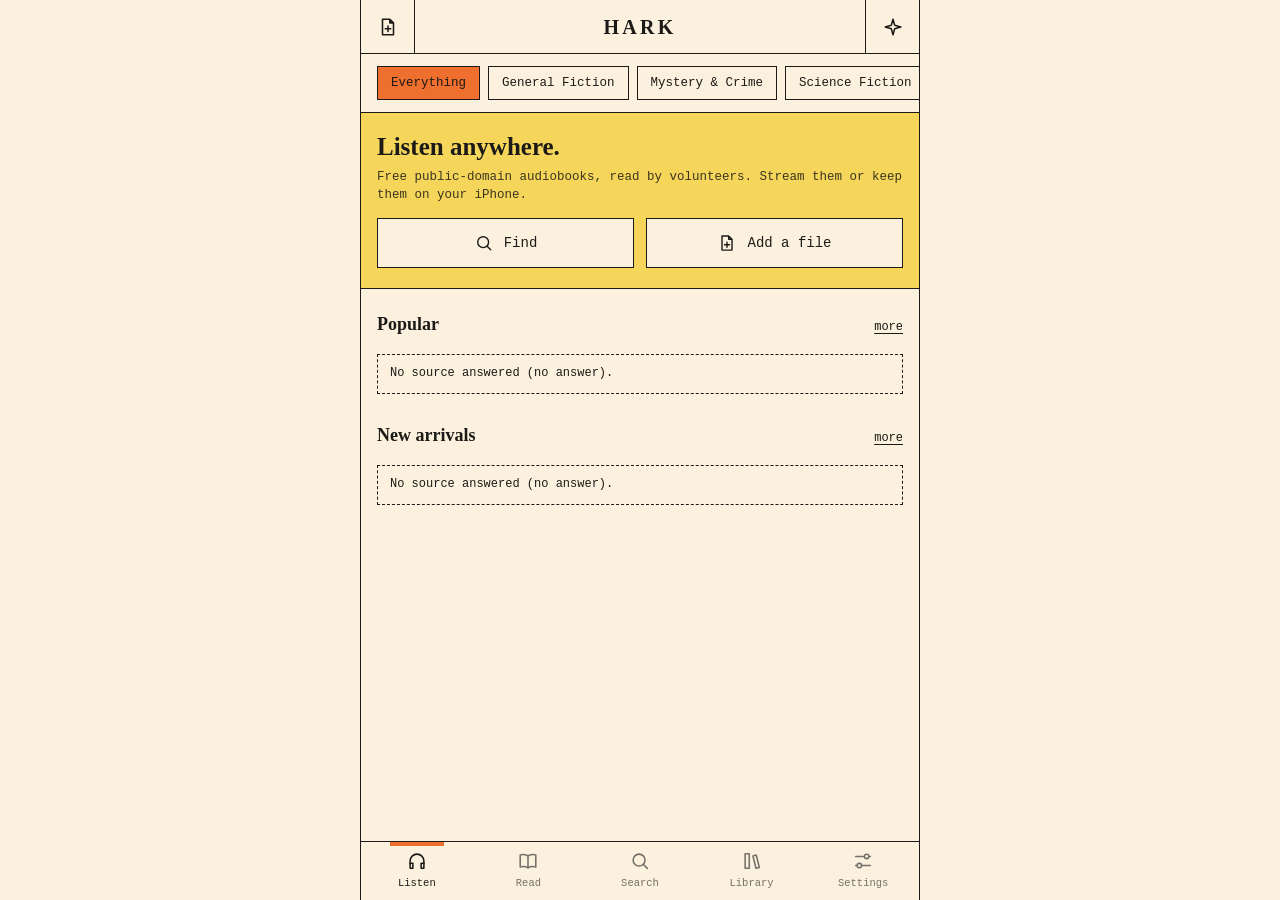
<file: index.html>
<!doctype html>
<html lang="en">
<head>
<meta charset="utf-8">
<meta name="viewport" content="width=device-width, initial-scale=1, viewport-fit=cover">
<meta http-equiv="Content-Security-Policy" content="default-src 'self'; script-src 'self' https://librivox.org; style-src 'self'; img-src 'self' data: blob: https://archive.org https://*.archive.org https://standardebooks.org; media-src 'self' data: blob: https://archive.org https://*.archive.org; connect-src 'self' https://archive.org https://*.archive.org https://standardebooks.org; worker-src 'self'; manifest-src 'self'; base-uri 'none'; form-action 'none'">
<meta name="referrer" content="no-referrer">
<title>Hark</title>
<meta name="description" content="A light player for free public-domain audiobooks.">
<meta name="theme-color" content="#FBF1DE">
<meta name="apple-mobile-web-app-capable" content="yes">
<meta name="mobile-web-app-capable" content="yes">
<meta name="apple-mobile-web-app-title" content="Hark">
<meta name="apple-mobile-web-app-status-bar-style" content="default">
<meta name="format-detection" content="telephone=no">
<link rel="manifest" href="manifest.webmanifest">
<link rel="apple-touch-icon" href="icons/icon-180.png">
<link rel="icon" href="icons/icon-192.png" type="image/png">
<link rel="stylesheet" href="css/app.css">
<script src="js/boot.js"></script>
</head>
<body>
<div id="app">
  <div id="screens"></div>
  <div id="mini" hidden></div>
  <nav id="tabs" aria-label="Main"></nav>
</div>
<div id="player" aria-hidden="true"></div>
<div id="reader" aria-hidden="true"></div>
<div id="scrim" hidden></div>
<div id="sheet" role="dialog" aria-modal="true" hidden></div>
<div id="toast" role="status" hidden></div>
<input type="file" id="pick" accept="image/*" hidden>
<input type="file" id="pickBook" hidden>
<input type="file" id="pickAudio" multiple hidden>
<noscript>Hark needs JavaScript to run.</noscript>
<script type="module" src="js/app.js"></script>
</body>
</html>
</file>
<file: css/app.css>
/* Hark — bordered, flat, paper-like. System fonts only (nothing to download). */
:root {
  --bg: #FBF1DE; --ink: #1C1A17; --accent: #EF6F2E; --on-accent: #1C1A17;
  --hi: #F5D65A; --on-hi: #1C1A17; --muted: #777066; --soft: #E3D9C6; --card: #FDF8EE;
  --bw: 1.5px;
  --mono: ui-monospace, "SF Mono", SFMono-Regular, Menlo, Consolas, "Liberation Mono", monospace;
  --serif: ui-serif, "New York", "Iowan Old Style", "Palatino Linotype", Georgia, serif;
  --st: env(safe-area-inset-top, 0px);
  --sb: env(safe-area-inset-bottom, 0px);
  --bar-h: 54px; --tabs-h: 58px;
}

* { box-sizing: border-box; }
html { height: 100%; background: var(--bg); }
body {
  margin: 0; height: 100%; overflow: hidden;
  background: var(--bg); color: var(--ink);
  font: 400 14px/1.45 var(--mono);
  -webkit-font-smoothing: antialiased; -webkit-text-size-adjust: 100%;
  -webkit-tap-highlight-color: transparent; -webkit-touch-callout: none;
  -webkit-user-select: none; user-select: none;
  touch-action: manipulation; overscroll-behavior: none;
}
button {
  font: inherit; color: inherit; background: none; border: 0; padding: 0; margin: 0;
  border-radius: 0; cursor: pointer; touch-action: manipulation; -webkit-appearance: none; appearance: none;
}
[hidden] { display: none !important; }
.ic { display: inline-grid; place-items: center; line-height: 0; flex: none; }
.ell { white-space: nowrap; overflow: hidden; text-overflow: ellipsis; }

/* ---------- frame ---------- */
#app { position: fixed; inset: 0; display: flex; flex-direction: column; max-width: 560px; margin: 0 auto; background: var(--bg); }
#screens { flex: 1; position: relative; min-height: 0; }
.view { position: absolute; inset: 0; display: flex; flex-direction: column; background: var(--bg); }
.view.page { z-index: 5; animation: slide .2s ease-out; }
.scroll { flex: 1; min-height: 0; overflow-y: auto; overflow-x: hidden; -webkit-overflow-scrolling: touch; overscroll-behavior: contain; }
.scroll > :last-child { margin-bottom: 28px; }

.bar { flex: none; display: flex; align-items: stretch; height: calc(var(--bar-h) + var(--st)); padding-top: var(--st); border-bottom: var(--bw) solid var(--ink); }
.bar-title { flex: 1; min-width: 0; display: flex; align-items: center; justify-content: center; padding: 0 12px; font: 700 20px/1 var(--serif); letter-spacing: .16em; }
.bar-title.plain { letter-spacing: 0; font-weight: 600; font-size: 18px; }
.bar-btn { width: var(--bar-h); flex: none; display: grid; place-items: center; }
.bar-btn.l { border-right: var(--bw) solid var(--ink); }
.bar-btn.r { border-left: var(--bw) solid var(--ink); }
button.bar-btn:active { background: var(--soft); }

/* ---------- tabs + mini player ---------- */
#tabs { flex: none; display: flex; border-top: var(--bw) solid var(--ink); padding-bottom: var(--sb); background: var(--bg); }
#tabs button { flex: 1; height: var(--tabs-h); display: flex; flex-direction: column; align-items: center; justify-content: center; gap: 4px; font-size: 10.5px; color: var(--muted); position: relative; }
#tabs button.on { color: var(--ink); }
#tabs button.on::before { content: ""; position: absolute; top: 0; left: 26%; right: 26%; height: 4px; background: var(--accent); }

#mini { flex: none; position: relative; display: flex; align-items: stretch; height: 58px; background: var(--accent); color: var(--on-accent); border-top: var(--bw) solid var(--ink); }
#mini .mi { flex: 1; min-width: 0; padding: 0 14px; text-align: left; display: flex; flex-direction: column; justify-content: center; }
#mini .mt { font-size: 13px; }
#mini .ms { font-size: 11px; opacity: .8; margin-top: 1px; }
#mini .mb { width: 60px; flex: none; display: grid; place-items: center; border-left: var(--bw) solid var(--ink); }
#mini .mb:active, #mini .mi:active { background: rgba(0, 0, 0, .08); }
#mini .mp { position: absolute; left: 0; top: 0; width: 100%; height: 3px; background: var(--ink); transform-origin: left center; transform: scaleX(0); }

/* ---------- common pieces ---------- */
.chips { display: flex; gap: 8px; padding: 12px 16px; overflow-x: auto; scrollbar-width: none; -webkit-overflow-scrolling: touch; }
.chips::-webkit-scrollbar, .shelf::-webkit-scrollbar { display: none; }
.chip { flex: none; height: 34px; padding: 0 13px; border: var(--bw) solid var(--ink); font-size: 12.5px; white-space: nowrap; background: var(--bg); }
.chip.on { background: var(--accent); color: var(--on-accent); }

.hi { background: var(--hi); color: var(--on-hi); padding: 20px 16px; border-block: var(--bw) solid var(--ink); }
.hi.top { border-top: 0; padding-top: calc(18px + var(--st)); }
.hi h2 { font: 600 25px/1.15 var(--serif); margin: 0 0 6px; }
.hi p { margin: 0 0 14px; font-size: 12.5px; opacity: .85; }
.hi .kicker { font-size: 11px; letter-spacing: .08em; text-transform: uppercase; opacity: .75; margin-bottom: 8px; }

.btn { display: flex; align-items: center; justify-content: center; gap: 10px; width: 100%; height: 50px; border: var(--bw) solid var(--ink); font-size: 14px; background: var(--bg); color: var(--ink); }
.btn.fill { background: var(--accent); color: var(--on-accent); }
.btn:active { transform: translate(1px, 1px); }
.btn[disabled] { opacity: .5; }
.link { font-size: 12px; text-decoration: underline; text-underline-offset: 3px; padding: 10px 0; color: var(--muted); }

.pg { height: 4px; background: rgba(127, 127, 127, .28); margin: 12px 0 14px; }
.pg i { display: block; height: 100%; background: currentColor; }

.sec { display: flex; align-items: baseline; justify-content: space-between; padding: 22px 16px 10px; }
.sec h3 { margin: 0; font: 600 18px/1.2 var(--serif); }
.sec button { font-size: 12px; text-decoration: underline; text-underline-offset: 3px; padding: 8px 0 8px 14px; }

.cover { position: relative; border: var(--bw) solid var(--ink); padding: 4px; background: var(--card); aspect-ratio: 1; }
.cover img { display: block; width: 100%; height: 100%; object-fit: cover; }
.cover .ph { width: 100%; height: 100%; display: grid; place-items: center; background: var(--hi); color: var(--on-hi); font: 700 26px var(--serif); }

.shelf { display: flex; align-items: flex-start; gap: 12px; padding: 0 16px 6px; overflow-x: auto; scroll-snap-type: x proximity; scroll-padding-left: 16px; scrollbar-width: none; -webkit-overflow-scrolling: touch; }
.card { flex: none; width: 132px; scroll-snap-align: start; text-align: left; }
.card:active .cover { transform: translate(1px, 1px); }
.card .t { margin-top: 8px; font-size: 12.5px; line-height: 1.3; display: -webkit-box; -webkit-line-clamp: 2; -webkit-box-orient: vertical; overflow: hidden; }
.card .a { font-size: 11px; color: var(--muted); margin-top: 2px; }
.sk { background: var(--soft); }
.card.sk { height: 190px; }

.row { display: flex; gap: 14px; padding: 14px 16px; border-bottom: 1px solid var(--soft); align-items: center; width: 100%; text-align: left; cursor: pointer; }
.row:active { background: var(--soft); }
.row .cover { width: 68px; flex: none; }
.row .tx { flex: 1; min-width: 0; }
.row .t { font: 600 16px/1.25 var(--serif); display: -webkit-box; -webkit-line-clamp: 2; -webkit-box-orient: vertical; overflow: hidden; }
.row .a { font-size: 12px; color: var(--muted); margin-top: 3px; }
.row .m { font-size: 11px; color: var(--muted); margin-top: 5px; }
.row .rplay { width: 44px; height: 44px; flex: none; display: grid; place-items: center; border: var(--bw) solid var(--ink); background: var(--accent); color: var(--on-accent); }
.row.sk { height: 97px; margin: 0; background: none; }
.row.sk::before { content: ""; width: 68px; height: 68px; background: var(--soft); flex: none; }
.row.sk::after { content: ""; flex: 1; height: 40px; background: var(--soft); }

.empty { padding: 44px 28px; text-align: center; color: var(--muted); font-size: 13px; }
.empty h4 { font: 600 18px var(--serif); color: var(--ink); margin: 0 0 8px; }
.empty .btn { margin-top: 18px; }
.note { margin: 12px 16px 0; padding: 10px 12px; border: 1px dashed var(--ink); font-size: 12px; }
.more { padding: 16px; }

/* ---------- search ---------- */
.field { display: flex; align-items: center; gap: 10px; height: 50px; padding: 0 6px 0 12px; border: var(--bw) solid var(--ink); background: var(--bg); color: var(--ink); }
.field input { flex: 1; min-width: 0; height: 100%; border: 0; outline: 0; background: transparent; color: inherit; font: 400 16px var(--mono); border-radius: 0; -webkit-appearance: none; appearance: none; -webkit-user-select: text; user-select: text; }
.field input::-webkit-search-cancel-button { display: none; }
.field input::placeholder { color: var(--muted); }
.field button { width: 40px; height: 40px; display: grid; place-items: center; }
.grow { display: flex; align-items: center; justify-content: space-between; width: calc(100% - 32px); margin: 0 16px; height: 56px; border-bottom: 1px solid var(--ink); font-size: 14px; text-align: left; }
.grow:active { background: var(--soft); }

/* ---------- book page ---------- */
.bk-head { display: flex; gap: 18px; padding: 22px 16px 18px; }
.bk-head .cover { width: 118px; flex: none; align-self: flex-start; box-shadow: 4px 4px 0 var(--ink); }
.bk-title { font: 600 21px/1.2 var(--serif); margin: 0 0 8px; -webkit-user-select: text; user-select: text; }
.bk-by { font-size: 12.5px; color: var(--muted); margin-top: 3px; }
.bk-by b { color: var(--ink); font-weight: 400; }
.pad { padding: 0 16px; }
.acts { display: grid; grid-template-columns: repeat(3, 1fr); border: var(--bw) solid var(--ink); margin: 12px 16px 0; }
.acts button { height: 66px; display: flex; flex-direction: column; align-items: center; justify-content: center; gap: 5px; font-size: 11px; }
.acts button + button { border-left: var(--bw) solid var(--ink); }
.acts button:active { background: var(--soft); }
.acts button.on { background: var(--hi); color: var(--on-hi); }
.meta { margin: 18px 16px 0; padding: 14px 0; border-block: 1px solid var(--ink); display: grid; grid-template-columns: 96px 1fr; gap: 8px 0; font-size: 12.5px; }
.meta dt { color: var(--muted); }
.meta dd { margin: 0; }
.desc { padding: 16px 16px 0; font: 400 15.5px/1.55 var(--serif); white-space: pre-line; -webkit-user-select: text; user-select: text; }
.desc.clamp { display: -webkit-box; -webkit-line-clamp: 6; -webkit-box-orient: vertical; overflow: hidden; }
.ch { display: flex; align-items: center; gap: 12px; width: 100%; min-height: 50px; padding: 10px 16px; border-bottom: 1px solid var(--soft); text-align: left; font-size: 13px; }
.ch:active { background: var(--soft); }
.ch .n { width: 26px; color: var(--muted); font-size: 11px; flex: none; }
.ch .ct { flex: 1; min-width: 0; }
.ch .d { color: var(--muted); font-size: 11px; flex: none; display: flex; align-items: center; gap: 6px; }
.ch.on { background: var(--hi); color: var(--on-hi); }
.ch.on .n, .ch.on .d { color: inherit; }

/* ---------- full player ---------- */
#player { position: fixed; inset: 0; z-index: 40; display: flex; flex-direction: column; max-width: 560px; margin: 0 auto; background: var(--bg); transform: translateY(102%); visibility: hidden; transition: transform .28s cubic-bezier(.2, .8, .2, 1), visibility 0s .28s; }
#player.open { transform: none; visibility: visible; transition: transform .28s cubic-bezier(.2, .8, .2, 1), visibility 0s; }
#player.drag { transition: none; }
.pl-top { flex: 1; min-height: 0; display: flex; flex-direction: column; }
.pl-body { flex: 1; min-height: 0; display: flex; flex-direction: column; align-items: center; justify-content: center; padding: 12px 28px; gap: 6px; text-align: center; }
.pl-body .cover { width: min(64vw, 300px, 36vh); box-shadow: 6px 6px 0 var(--ink); margin-bottom: 20px; }
.pl-title { font: 600 21px/1.2 var(--serif); max-width: 100%; display: -webkit-box; -webkit-line-clamp: 2; -webkit-box-orient: vertical; overflow: hidden; }
.pl-ch { font-size: 13px; max-width: 100%; }
.pl-by { font-size: 12px; color: var(--muted); max-width: 100%; }
.pl-ctl { flex: none; background: var(--accent); color: var(--on-accent); border-top: var(--bw) solid var(--ink); padding: 14px 18px calc(16px + var(--sb)); }
.pl-times { display: flex; justify-content: space-between; font-size: 11.5px; margin-top: 2px; font-variant-numeric: tabular-nums; }
.pl-main { display: flex; align-items: center; justify-content: space-between; margin: 8px 0 14px; }
.pl-main button { width: 54px; height: 54px; display: grid; place-items: center; position: relative; }
.pl-main button:active { opacity: .6; }
.pl-main .pp { width: 70px; height: 70px; border: var(--bw) solid var(--ink); border-radius: 50%; background: var(--bg); color: var(--ink); }
.pl-main .pp.busy { opacity: .6; }
.skipn { position: absolute; top: 50%; left: 50%; transform: translate(-50%, -40%); font-size: 9.5px; font-weight: 700; }
.pl-sub { display: grid; grid-template-columns: repeat(3, 1fr); border: var(--bw) solid currentColor; }
.pl-sub button { height: 46px; font-size: 12px; display: flex; align-items: center; justify-content: center; gap: 7px; }
.pl-sub button + button { border-left: var(--bw) solid currentColor; }
.pl-sub button:active { background: rgba(0, 0, 0, .08); }

input[type=range] { -webkit-appearance: none; appearance: none; display: block; width: 100%; height: 30px; margin: 0; background: transparent; color: inherit; }
input[type=range]::-webkit-slider-runnable-track { height: 4px; background: linear-gradient(currentColor, currentColor) left / var(--p, 0%) 100% no-repeat, rgba(127, 127, 127, .35); }
input[type=range]::-webkit-slider-thumb { -webkit-appearance: none; width: 18px; height: 18px; margin-top: -7px; border-radius: 50%; background: currentColor; border: 0; }
input[type=range]::-moz-range-track { height: 4px; background: rgba(127, 127, 127, .35); }
input[type=range]::-moz-range-progress { height: 4px; background: currentColor; }
input[type=range]::-moz-range-thumb { width: 18px; height: 18px; border-radius: 50%; background: currentColor; border: 0; }

/* ---------- sheets + toast ---------- */
#scrim { position: fixed; inset: 0; z-index: 50; background: rgba(0, 0, 0, .45); }
#sheet { position: fixed; left: 0; right: 0; bottom: 0; z-index: 51; max-width: 560px; margin: 0 auto; max-height: 78vh; display: flex; flex-direction: column; background: var(--bg); color: var(--ink); border-top: var(--bw) solid var(--ink); padding-bottom: var(--sb); animation: up .2s ease-out; }
.sh-head { flex: none; display: flex; align-items: center; justify-content: space-between; height: 54px; padding-left: 16px; border-bottom: var(--bw) solid var(--ink); font: 600 17px var(--serif); }
.sh-body { overflow-y: auto; -webkit-overflow-scrolling: touch; }
.opt { display: flex; align-items: center; justify-content: space-between; gap: 12px; width: 100%; min-height: 52px; padding: 8px 16px; border-bottom: 1px solid var(--soft); font-size: 14px; text-align: left; }
.opt:active { background: var(--soft); }
.opt.on { background: var(--hi); color: var(--on-hi); }
.opts4 { display: grid; grid-template-columns: repeat(4, 1fr); gap: 8px; padding: 16px; }
.opts4 .chip { height: 46px; padding: 0; font-size: 13px; }
.sh-pad { padding: 16px; display: grid; gap: 12px; font-size: 13px; }
.pair { display: grid; grid-template-columns: 1fr 1fr; gap: 12px; }

#toast { position: fixed; left: 50%; bottom: calc(var(--tabs-h) + var(--sb) + 74px); z-index: 60; transform: translateX(-50%); max-width: min(86vw, 480px); padding: 10px 14px; background: var(--ink); color: var(--bg); font-size: 12.5px; text-align: center; pointer-events: none; }

/* ---------- settings ---------- */
.set-h { padding: 24px 16px 8px; font: 600 18px var(--serif); margin: 0; }
.themes { display: grid; grid-template-columns: repeat(4, 1fr); gap: 12px 10px; padding: 6px 16px 14px; }
.sw { display: block; width: 100%; text-align: center; font-size: 10.5px; }
.sw .box { display: grid; grid-template-rows: 3fr 2fr; grid-template-columns: 1fr 1fr; aspect-ratio: 1; border: var(--bw) solid var(--ink); margin-bottom: 5px; overflow: hidden; }
.sw .box b { grid-column: 1 / 3; display: grid; place-items: center; font: 700 18px var(--serif); }
.sw.on .box { outline: 3px solid var(--accent); outline-offset: 2px; }
.sw.big .box b { font-size: 26px; }
.line { display: flex; align-items: center; justify-content: space-between; gap: 12px; min-height: 56px; padding: 9px 16px; border-bottom: 1px solid var(--soft); font-size: 13.5px; }
.line > div:first-child { min-width: 0; }
.line small { display: block; color: var(--muted); font-size: 11px; margin-top: 2px; }
button.line { width: 100%; text-align: left; }
button.line:active { background: var(--soft); }
.seg { display: flex; flex: none; border: var(--bw) solid var(--ink); }
.seg button { height: 36px; min-width: 44px; padding: 0 10px; font-size: 12px; }
.seg button + button { border-left: var(--bw) solid var(--ink); }
.seg button.on { background: var(--accent); color: var(--on-accent); }
.tog { width: 52px; height: 32px; flex: none; border: var(--bw) solid var(--ink); position: relative; }
.tog::after { content: ""; position: absolute; top: 3px; left: 3px; width: 23px; height: 23px; background: var(--ink); transition: transform .15s; }
.tog.on { background: var(--accent); }
.tog.on::after { transform: translateX(20px); }
.dot { width: 9px; height: 9px; border-radius: 50%; display: inline-block; background: var(--muted); margin-right: 8px; }
.dot.ok { background: #3AA66B; }
.dot.bad { background: #D8483B; }
.sq { width: 40px; height: 36px; flex: none; display: grid; place-items: center; border: var(--bw) solid var(--ink); }
.sq:active { background: var(--soft); }
.fine { padding: 12px 16px; font-size: 11.5px; color: var(--muted); line-height: 1.5; }

@keyframes slide { from { transform: translateX(22px); opacity: 0; } }
@keyframes up { from { transform: translateY(40px); opacity: 0; } }
@media (prefers-reduced-motion: reduce) {
  *, #player, #player.open { animation: none !important; transition: none !important; }
}
@media (min-width: 600px) {
  #app, #player { border-inline: var(--bw) solid var(--ink); }
}

/* ---------- ebooks ---------- */
.cover.tall { aspect-ratio: 2 / 3; }
.segw { margin-top: 12px; }
.segw .seg, .sh-seg .seg { width: 100%; background: var(--bg); color: var(--ink); }
.segw .seg button, .sh-seg .seg button { flex: 1; }
.sh-seg { padding: 12px 16px; border-bottom: 1px solid var(--soft); }
.clamp2 { display: -webkit-box; -webkit-line-clamp: 2; -webkit-box-orient: vertical; overflow: hidden; }
.note-in { display: block; width: 100%; padding: 10px; border: var(--bw) solid var(--ink); border-radius: 0; background: var(--card); color: var(--ink); font: 400 16px/1.4 var(--serif); resize: none; -webkit-appearance: none; appearance: none; -webkit-user-select: text; user-select: text; }
.quote { font: italic 15px/1.45 var(--serif); border-left: 3px solid var(--accent); padding-left: 12px; max-height: 7.5em; overflow: auto; }

/* ---------- reader ---------- */
#reader { position: fixed; inset: 0; z-index: 45; display: flex; flex-direction: column; max-width: 560px; margin: 0 auto; background: var(--bg); color: var(--ink); visibility: hidden; opacity: 0; transition: opacity .15s, visibility 0s .15s; }
#reader.open { visibility: visible; opacity: 1; transition: opacity .15s, visibility 0s; }
#reader.bare .rd-top, #reader.bare .rd-audio { display: none; }
#reader.bare .rd-stage { margin-top: var(--st); }
.bar-title.rd-title { display: block; align-self: center; font: 400 13px/1.3 var(--mono); letter-spacing: 0; }
.rd-stage { flex: 1; min-height: 0; position: relative; overflow: hidden; }
.rd-stage.scrolling { overflow-y: auto; -webkit-overflow-scrolling: touch; overscroll-behavior: contain; }
.rd-flow { column-fill: auto; overflow-wrap: break-word; -webkit-user-select: text; user-select: text; -webkit-touch-callout: default; }
.rd-flow.hyph { -webkit-hyphens: auto; hyphens: auto; }
.rd-flow p { margin: 0 0 .85em; }
.rd-flow h2, .rd-flow h3, .rd-flow h4 { font-weight: 600; line-height: 1.25; margin: .2em 0 .9em; break-after: avoid; text-align: left; }
.rd-flow h2 { font-size: 1.4em; }
.rd-flow h3 { font-size: 1.15em; }
.rd-flow h4 { font-size: 1em; }
.rd-flow blockquote { margin: 0 0 .85em; padding-left: 1em; border-left: 2px solid var(--soft); }
.rd-flow hr { border: 0; border-top: 1px solid var(--muted); width: 30%; margin: 1.4em auto; }
.rd-flow img { display: block; max-width: 100%; max-height: 60vh; height: auto; margin: 0 auto; break-inside: avoid; }
.rd-flow pre { white-space: pre-wrap; font-family: var(--mono); font-size: .85em; margin: 0 0 .85em; }
.rd-flow table { width: 100%; border-collapse: collapse; font-size: .85em; margin-bottom: 1em; }
.rd-flow td, .rd-flow th { border-bottom: 1px solid var(--soft); padding: 4px 6px; vertical-align: top; text-align: left; }
.rd-flow ul, .rd-flow ol { padding-left: 1.3em; margin: 0 0 .85em; }
.rd-flow mark { color: inherit; background: rgba(250, 204, 21, .45); }
.rd-flow mark.noted { border-bottom: 2px dotted currentColor; }
.rd-flow mark.found { background: rgba(239, 111, 46, .45); }
.rd-end { padding: 8px 16px 28px; display: grid; gap: 10px; }
.rd-audio { flex: none; display: flex; align-items: center; gap: 8px; padding: 8px 12px; border-top: var(--bw) solid var(--ink); background: var(--accent); color: var(--on-accent); font-size: 12px; }
.rd-audio .sq, .rd-audio .chip { border-color: currentColor; background: transparent; color: inherit; height: 36px; }
.rd-sel { flex: none; display: grid; grid-template-columns: 1fr 1fr; gap: 10px; padding: 8px 12px; border-top: var(--bw) solid var(--ink); }
.rd-sel .btn { height: 42px; }
.rd-foot { flex: none; padding-bottom: var(--sb); border-top: 1px solid var(--soft); }
.rd-pg { height: 3px; background: var(--soft); }
.rd-pg i { display: block; height: 100%; background: var(--ink); transform-origin: left center; transform: scaleX(0); }
.rd-info { display: flex; justify-content: space-between; gap: 12px; padding: 7px 14px 8px; font-size: 11px; color: var(--muted); white-space: nowrap; }
@media (min-width: 600px) { #reader { border-inline: var(--bw) solid var(--ink); } }
</file>
